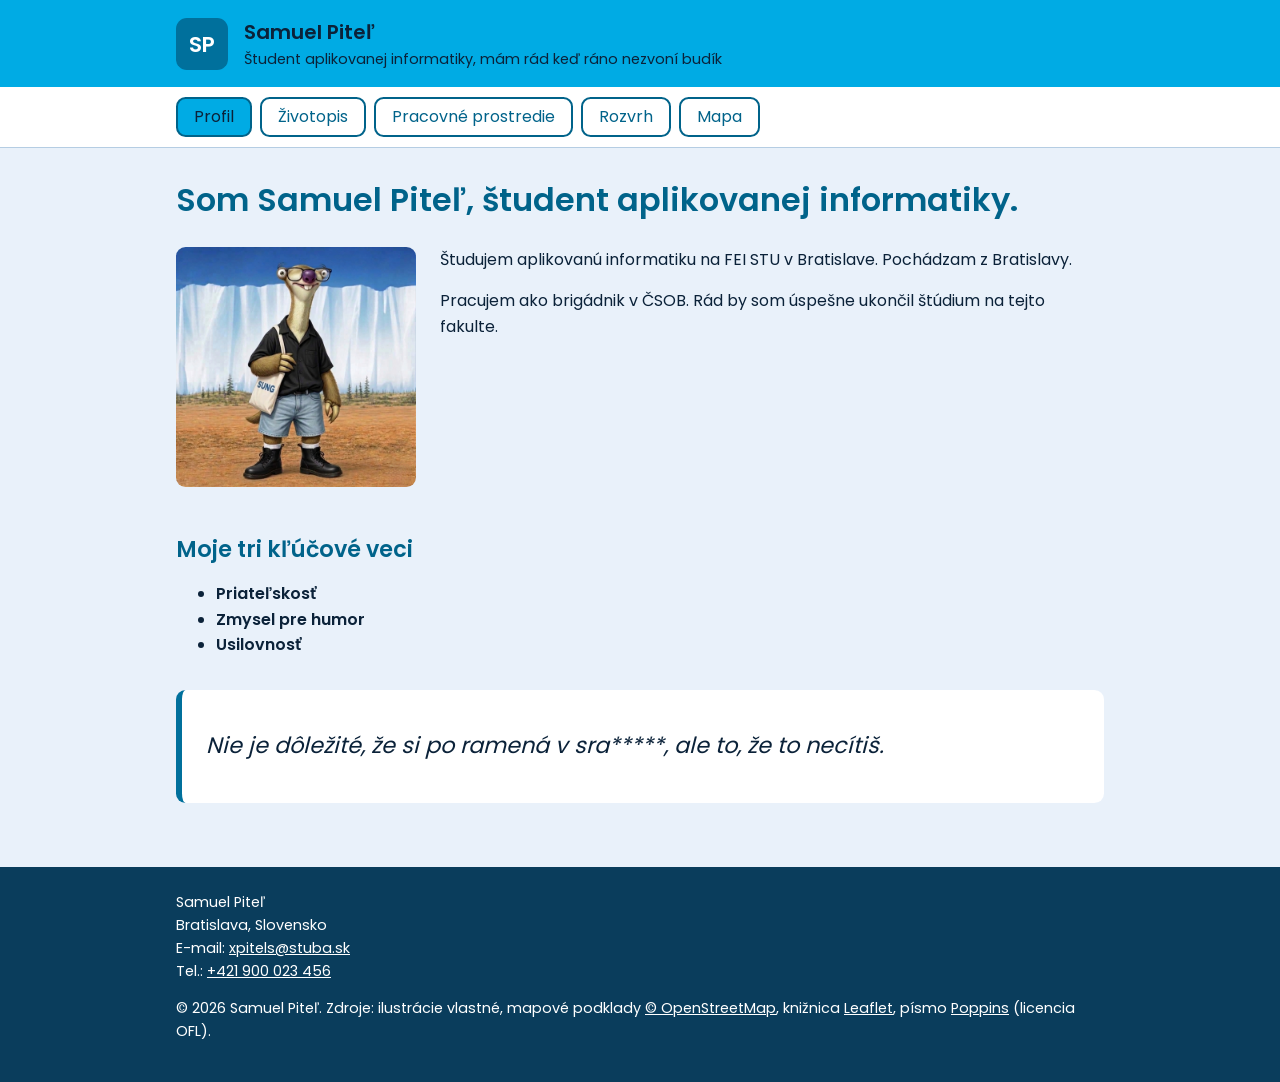
<file: index.html>
<!doctype html>
<html lang="sk">
<head>
  <meta charset="utf-8">
  <meta name="viewport" content="width=device-width, initial-scale=1">
  <title>Profil | Samuel Piteľ</title>
  <meta name="description" content="Som Samuel Piteľ, študent aplikovanej informatiky so záujmom o webové technológie. Pozri si môj profil.">
  <meta property="og:type" content="website">
  <meta property="og:title" content="Profil | Samuel Piteľ">
  <meta property="og:description" content="Som Samuel Piteľ, študent aplikovanej informatiky so záujmom o webové technológie. Pozri si môj profil.">
  <meta property="og:image" content="img/og.png">
  <link rel="icon" href="favicon.ico" sizes="any">
  <link rel="stylesheet" href="css/styles.css">
  <script src="js/script.js" defer></script>
</head>
<body>
  <a class="skip-link" href="#main">Preskočiť na obsah</a>
  <header class="site-header">
    <div class="container site-header__inner">
      <svg class="logo" viewBox="0 0 48 48" role="img" aria-label="Monogram SP"><rect class="logo__bg" width="48" height="48" rx="10"/><text class="logo__text" x="24" y="31" text-anchor="middle">SP</text></svg>
      <div>
        <p class="site-title">Samuel Piteľ</p>
        <p class="site-slogan">Študent aplikovanej informatiky, mám rád keď ráno nezvoní budík</p>
      </div>
    </div>
  </header>
  <nav class="nav" aria-label="Hlavné menu">
    <div class="container">
      <button type="button" class="nav__toggle" aria-expanded="false" aria-controls="menu" aria-label="Menu"><span class="nav__bars" aria-hidden="true"></span></button>
      <ul class="nav__list" id="menu">
        <li><a class="nav__link nav__link--active" href="index.html" aria-current="page">Profil</a></li>
        <li><a class="nav__link" href="pages/cv.html">Životopis</a></li>
        <li><a class="nav__link" href="pages/workspace.html">Pracovné prostredie</a></li>
        <li><a class="nav__link" href="pages/schedule.html">Rozvrh</a></li>
        <li><a class="nav__link" href="pages/map.html">Mapa</a></li>
      </ul>
    </div>
  </nav>
  <main id="main" class="container">
    <section class="hero">
      <h1>Som Samuel Piteľ, študent aplikovanej informatiky.</h1>
      <figure class="hero__photo">
        <img src="img/me.png" alt="Ilustrovaný portrét autora: vygenerovaný obrázok pomocou ai, ktorý je v podobe Sida" width="240" height="240" loading="lazy">
      </figure>
      <p>Študujem aplikovanú informatiku na FEI STU v Bratislave. Pochádzam z Bratislavy.</p>
      <p>Pracujem ako brigádnik v ČSOB. Rád by som úspešne ukončil štúdium na tejto fakulte.</p>
    </section>
    <section>
      <h2>Moje tri kľúčové veci</h2>
      <ul>
        <li><strong>Priateľskosť</strong></li>
        <li><strong>Zmysel pre humor</strong></li>
        <li><strong>Usilovnosť</strong></li>
      </ul>
    </section>
    <aside class="quote" aria-label="Moje motto">
      <blockquote><p>Nie je dôležité, že si po ramená v sra*****, ale to, že to necítiš.</p></blockquote>
    </aside>
  </main>
  <footer class="site-footer">
    <div class="container">
      <address>
          Samuel Piteľ<br>
          Bratislava, Slovensko<br>
          E-mail: <a href="mailto:xpitels@stuba.sk">xpitels@stuba.sk</a><br>
          Tel.: <a href="tel:+421900023456">+421 900 023 456</a>
        </address>
      <p>© 2026 Samuel Piteľ. Zdroje: ilustrácie vlastné, mapové podklady <a href="https://www.openstreetmap.org/copyright">© OpenStreetMap</a>, knižnica <a href="https://leafletjs.com/">Leaflet</a>, písmo <a href="https://fonts.google.com/specimen/Poppins">Poppins</a> (licencia OFL).</p>
    </div>
  </footer>
</body>
</html>
</file>
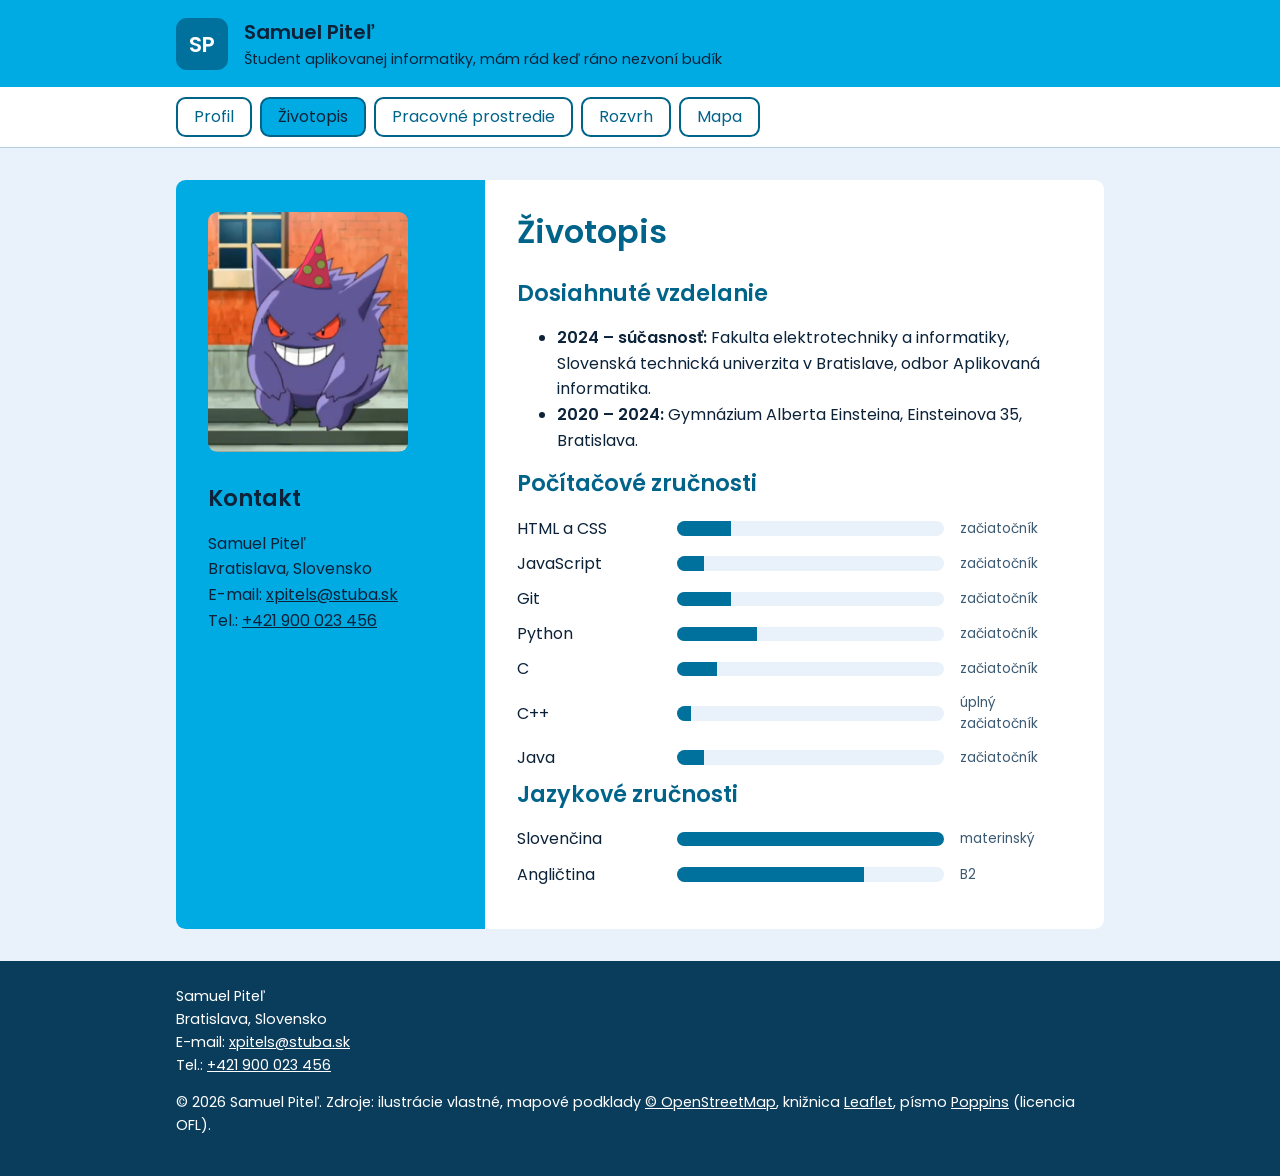
<file: pages/cv.html>
<!doctype html>
<html lang="sk">
<head>
  <meta charset="utf-8">
  <meta name="viewport" content="width=device-width, initial-scale=1">
  <title>Životopis | Samuel Piteľ</title>
  <meta name="description" content="Životopis Samuela Piteľa: vzdelanie na FEI STU, počítačové a jazykové zručnosti a kontakt.">
  <meta property="og:type" content="website">
  <meta property="og:title" content="Životopis | Samuel Piteľ">
  <meta property="og:description" content="Životopis Samuela Piteľa: vzdelanie na FEI STU, počítačové a jazykové zručnosti a kontakt.">
  <meta property="og:image" content="../img/Gengar.png">
  <link rel="icon" href="../favicon.ico" sizes="any">
  <link rel="stylesheet" href="../css/styles.css">
  <link rel="stylesheet" href="../css/print.css" media="print">
  <script src="../js/script.js" defer></script>
</head>
<body>
  <a class="skip-link" href="#main">Preskočiť na obsah</a>
  <header class="site-header">
    <div class="container site-header__inner">
      <svg class="logo" viewBox="0 0 48 48" role="img" aria-label="Monogram SP"><rect class="logo__bg" width="48" height="48" rx="10"/><text class="logo__text" x="24" y="31" text-anchor="middle">SP</text></svg>
      <div>
        <p class="site-title">Samuel Piteľ</p>
        <p class="site-slogan">Študent aplikovanej informatiky, mám rád keď ráno nezvoní budík</p>
      </div>
    </div>
  </header>
  <nav class="nav" aria-label="Hlavné menu">
    <div class="container">
      <button type="button" class="nav__toggle" aria-expanded="false" aria-controls="menu" aria-label="Menu"><span class="nav__bars" aria-hidden="true"></span></button>
      <ul class="nav__list" id="menu">
        <li><a class="nav__link" href="../index.html">Profil</a></li>
        <li><a class="nav__link nav__link--active" href="cv.html" aria-current="page">Životopis</a></li>
        <li><a class="nav__link" href="workspace.html">Pracovné prostredie</a></li>
        <li><a class="nav__link" href="schedule.html">Rozvrh</a></li>
        <li><a class="nav__link" href="map.html">Mapa</a></li>
      </ul>
    </div>
  </nav>
  <main id="main" class="container">
    <div class="cv">
      <aside class="cv__side">
        <img src="../img/Gengar.png" alt="Ilustrovaný portrét autora" width="200" height="240" loading="lazy">
        <h2>Kontakt</h2>
        <address>
          Samuel Piteľ<br>
          Bratislava, Slovensko<br>
          E-mail: <a href="mailto:xpitels@stuba.sk">xpitels@stuba.sk</a><br>
          Tel.: <a href="tel:+421900023456">+421 900 023 456</a>
        </address>
      </aside>
      <article class="cv__main">
        <h1>Životopis</h1>
        <section>
          <h2>Dosiahnuté vzdelanie</h2>
          <ul>
            <li><strong>2024 – súčasnosť:</strong> Fakulta elektrotechniky a informatiky, Slovenská technická univerzita v Bratislave, odbor Aplikovaná informatika.</li>
            <li><strong>2020 – 2024:</strong> Gymnázium Alberta Einsteina, Einsteinova 35, Bratislava.</li>
          </ul>
        </section>
        <section>
          <h2>Počítačové zručnosti</h2>
          <ul class="skills">
            <li class="skill"><span>HTML a CSS</span><progress class="bar" value="20" max="100" aria-label="HTML a CSS: 20 %"></progress><span class="skill__level">začiatočník</span></li>
            <li class="skill"><span>JavaScript</span><progress class="bar" value="10" max="100" aria-label="JavaScript: 10 %"></progress><span class="skill__level">začiatočník</span></li>
            <li class="skill"><span>Git</span><progress class="bar" value="20" max="100" aria-label="Git: 20 %"></progress><span class="skill__level">začiatočník</span></li>
            <li class="skill"><span>Python</span><progress class="bar" value="30" max="100" aria-label="Python: 30 %"></progress><span class="skill__level">začiatočník</span></li>
            <li class="skill"><span>C</span><progress class="bar" value="15" max="100" aria-label="C: 15 %"></progress><span class="skill__level">začiatočník</span></li>
            <li class="skill"><span>C++</span><progress class="bar" value="5" max="100" aria-label="C++: 5 %"></progress><span class="skill__level">úplný začiatočník</span></li>
            <li class="skill"><span>Java</span><progress class="bar" value="10" max="100" aria-label="Java: 10 %"></progress><span class="skill__level">začiatočník</span></li>
          </ul>
        </section>
        <section>
          <h2>Jazykové zručnosti</h2>
          <ul class="skills">
            <li class="skill"><span>Slovenčina</span><progress class="bar" value="100" max="100" aria-label="Slovenčina: 100 %"></progress><span class="skill__level">materinský</span></li>
            <li class="skill"><span>Angličtina</span><progress class="bar" value="70" max="100" aria-label="Angličtina: 70 %"></progress><span class="skill__level">B2</span></li>
          </ul>
        </section>
      </article>
    </div>
  </main>
  <footer class="site-footer">
    <div class="container">
      <address>
          Samuel Piteľ<br>
          Bratislava, Slovensko<br>
          E-mail: <a href="mailto:xpitels@stuba.sk">xpitels@stuba.sk</a><br>
          Tel.: <a href="tel:+421900023456">+421 900 023 456</a>
        </address>
      <p>© 2026 Samuel Piteľ. Zdroje: ilustrácie vlastné, mapové podklady <a href="https://www.openstreetmap.org/copyright">© OpenStreetMap</a>, knižnica <a href="https://leafletjs.com/">Leaflet</a>, písmo <a href="https://fonts.google.com/specimen/Poppins">Poppins</a> (licencia OFL).</p>
    </div>
  </footer>
</body>
</html>
</file>
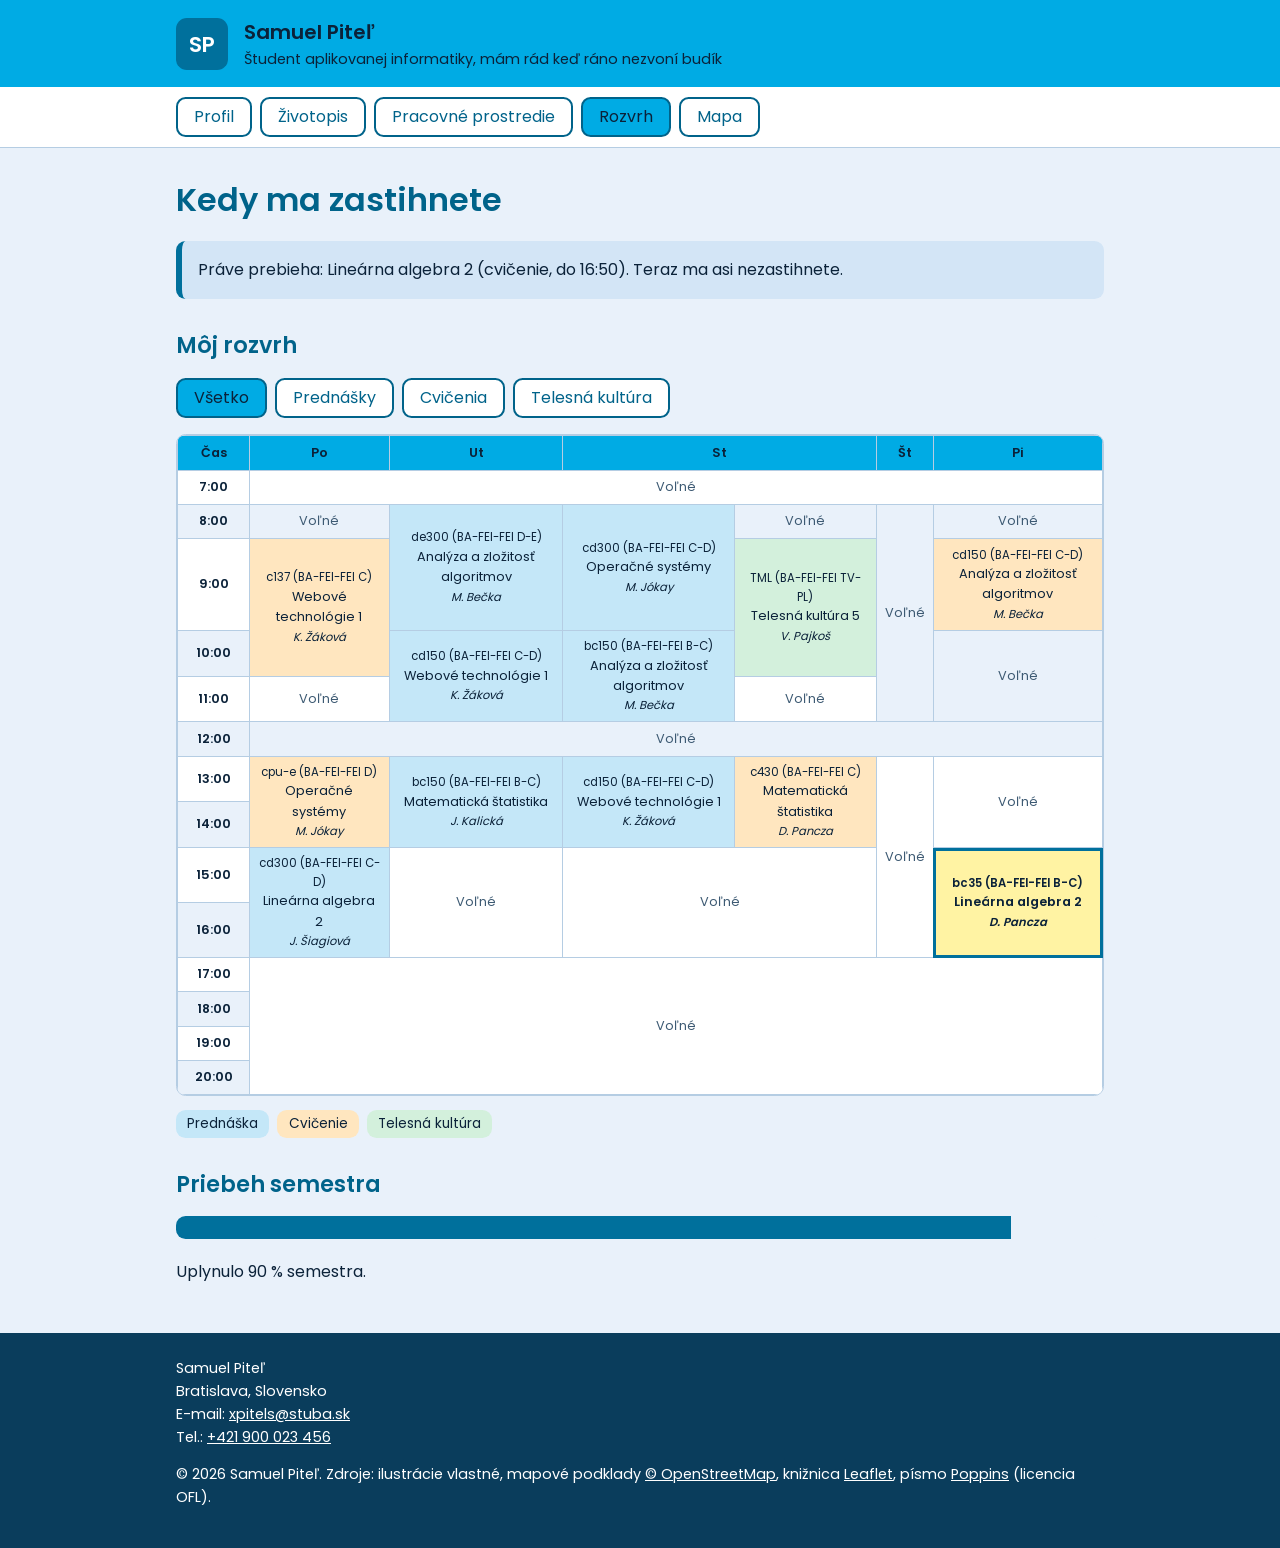
<file: pages/schedule.html>
<!doctype html>
<html lang="sk">
<head>
  <meta charset="utf-8">
  <meta name="viewport" content="width=device-width, initial-scale=1">
  <title>Rozvrh | Samuel Piteľ</title>
  <meta name="description" content="Môj rozvrh od 7:00 do 21:00: zisti, kedy mám výučbu a kedy ma môžeš zastihnúť.">
  <meta property="og:type" content="website">
  <meta property="og:title" content="Rozvrh | Samuel Piteľ">
  <meta property="og:description" content="Môj rozvrh od 7:00 do 21:00: zisti, kedy mám výučbu a kedy ma môžeš zastihnúť.">
  <meta property="og:image" content="../img/og.png">
  <link rel="icon" href="../favicon.ico" sizes="any">
  <link rel="stylesheet" href="../css/styles.css">
  <script src="../js/script.js" defer></script>
</head>
<body>
  <a class="skip-link" href="#main">Preskočiť na obsah</a>
  <header class="site-header">
    <div class="container site-header__inner">
      <svg class="logo" viewBox="0 0 48 48" role="img" aria-label="Monogram SP"><rect class="logo__bg" width="48" height="48" rx="10"/><text class="logo__text" x="24" y="31" text-anchor="middle">SP</text></svg>
      <div>
        <p class="site-title">Samuel Piteľ</p>
        <p class="site-slogan">Študent aplikovanej informatiky, mám rád keď ráno nezvoní budík</p>
      </div>
    </div>
  </header>
  <nav class="nav" aria-label="Hlavné menu">
    <div class="container">
      <button type="button" class="nav__toggle" aria-expanded="false" aria-controls="menu" aria-label="Menu"><span class="nav__bars" aria-hidden="true"></span></button>
      <ul class="nav__list" id="menu">
        <li><a class="nav__link" href="../index.html">Profil</a></li>
        <li><a class="nav__link" href="cv.html">Životopis</a></li>
        <li><a class="nav__link" href="workspace.html">Pracovné prostredie</a></li>
        <li><a class="nav__link nav__link--active" href="schedule.html" aria-current="page">Rozvrh</a></li>
        <li><a class="nav__link" href="map.html">Mapa</a></li>
      </ul>
    </div>
  </nav>
  <main id="main" class="container">
    <h1>Kedy ma zastihnete</h1>
    <p id="schedule-status" class="status" aria-live="polite">Zisťujem, či práve mám výučbu…</p>
    <h2>Môj rozvrh</h2>
    <div class="filters" role="group" aria-label="Filter rozvrhu">
      <button type="button" class="btn btn--active" data-filter="all" aria-pressed="true">Všetko</button>
      <button type="button" class="btn" data-filter="lecture" aria-pressed="false">Prednášky</button>
      <button type="button" class="btn" data-filter="exercise" aria-pressed="false">Cvičenia</button>
      <button type="button" class="btn" data-filter="pe" aria-pressed="false">Telesná kultúra</button>
    </div>
    <p id="filter-empty" class="empty-message" hidden>Pre tento filter nemám v rozvrhu žiadnu hodinu.</p>
    <div id="table-wrap" class="table-wrap">
      <table id="schedule" class="schedule">
        <thead><tr><th scope="col">Čas</th><th scope="col" colspan="2">Po</th><th scope="col" colspan="2">Ut</th><th scope="col" colspan="2">St</th><th scope="col" colspan="2">Št</th><th scope="col" colspan="2">Pi</th></tr></thead>
        <tbody>
          <tr><th scope="row">7:00</th><td class="schedule__free" colspan="10">Voľné</td></tr>
          <tr><th scope="row">8:00</th><td class="schedule__free" colspan="2">Voľné</td><td colspan="2" rowspan="2" data-day="2" data-start="480" data-end="590" data-type="lecture" data-subject="Analýza a zložitosť algoritmov" data-label="prednáška"><span class="schedule__meta">de300 (BA-FEI-FEI D-E)</span><span class="schedule__subject">Analýza a zložitosť algoritmov</span><span class="schedule__meta"><em>M. Bečka</em></span></td><td rowspan="2" data-day="3" data-start="480" data-end="590" data-type="lecture" data-subject="Operačné systémy" data-label="prednáška"><span class="schedule__meta">cd300 (BA-FEI-FEI C-D)</span><span class="schedule__subject">Operačné systémy</span><span class="schedule__meta"><em>M. Jókay</em></span></td><td class="schedule__free">Voľné</td><td class="schedule__free" colspan="2" rowspan="4">Voľné</td><td class="schedule__free" colspan="2">Voľné</td></tr>
          <tr><th scope="row">9:00</th><td colspan="2" rowspan="2" data-day="1" data-start="540" data-end="650" data-type="exercise" data-subject="Webové technológie 1" data-label="cvičenie"><span class="schedule__meta">c137 (BA-FEI-FEI C)</span><span class="schedule__subject">Webové technológie 1</span><span class="schedule__meta"><em>K. Žáková</em></span></td><td rowspan="2" data-day="3" data-start="540" data-end="650" data-type="pe" data-subject="Telesná kultúra 5" data-label="telesná kultúra"><span class="schedule__meta">TML (BA-FEI-FEI TV-PL)</span><span class="schedule__subject">Telesná kultúra 5</span><span class="schedule__meta"><em>V. Pajkoš</em></span></td><td colspan="2" data-day="5" data-start="540" data-end="590" data-type="exercise" data-subject="Analýza a zložitosť algoritmov" data-label="cvičenie"><span class="schedule__meta">cd150 (BA-FEI-FEI C-D)</span><span class="schedule__subject">Analýza a zložitosť algoritmov</span><span class="schedule__meta"><em>M. Bečka</em></span></td></tr>
          <tr><th scope="row">10:00</th><td colspan="2" rowspan="2" data-day="2" data-start="600" data-end="710" data-type="lecture" data-subject="Webové technológie 1" data-label="prednáška"><span class="schedule__meta">cd150 (BA-FEI-FEI C-D)</span><span class="schedule__subject">Webové technológie 1</span><span class="schedule__meta"><em>K. Žáková</em></span></td><td rowspan="2" data-day="3" data-start="600" data-end="710" data-type="lecture" data-subject="Analýza a zložitosť algoritmov" data-label="prednáška"><span class="schedule__meta">bc150 (BA-FEI-FEI B-C)</span><span class="schedule__subject">Analýza a zložitosť algoritmov</span><span class="schedule__meta"><em>M. Bečka</em></span></td><td class="schedule__free" colspan="2" rowspan="2">Voľné</td></tr>
          <tr><th scope="row">11:00</th><td class="schedule__free" colspan="2">Voľné</td><td class="schedule__free">Voľné</td></tr>
          <tr><th scope="row">12:00</th><td class="schedule__free" colspan="10">Voľné</td></tr>
          <tr><th scope="row">13:00</th><td colspan="2" rowspan="2" data-day="1" data-start="780" data-end="890" data-type="exercise" data-subject="Operačné systémy" data-label="cvičenie"><span class="schedule__meta">cpu-e (BA-FEI-FEI D)</span><span class="schedule__subject">Operačné systémy</span><span class="schedule__meta"><em>M. Jókay</em></span></td><td colspan="2" rowspan="2" data-day="2" data-start="780" data-end="890" data-type="lecture" data-subject="Matematická štatistika" data-label="prednáška"><span class="schedule__meta">bc150 (BA-FEI-FEI B-C)</span><span class="schedule__subject">Matematická štatistika</span><span class="schedule__meta"><em>J. Kalická</em></span></td><td rowspan="2" data-day="3" data-start="780" data-end="890" data-type="lecture" data-subject="Webové technológie 1" data-label="prednáška"><span class="schedule__meta">cd150 (BA-FEI-FEI C-D)</span><span class="schedule__subject">Webové technológie 1</span><span class="schedule__meta"><em>K. Žáková</em></span></td><td rowspan="2" data-day="3" data-start="780" data-end="890" data-type="exercise" data-subject="Matematická štatistika" data-label="cvičenie"><span class="schedule__meta">c430 (BA-FEI-FEI C)</span><span class="schedule__subject">Matematická štatistika</span><span class="schedule__meta"><em>D. Pancza</em></span></td><td class="schedule__free" colspan="2" rowspan="4">Voľné</td><td class="schedule__free" colspan="2" rowspan="2">Voľné</td></tr>
          <tr><th scope="row">14:00</th></tr>
          <tr><th scope="row">15:00</th><td colspan="2" rowspan="2" data-day="1" data-start="900" data-end="1010" data-type="lecture" data-subject="Lineárna algebra 2" data-label="prednáška"><span class="schedule__meta">cd300 (BA-FEI-FEI C-D)</span><span class="schedule__subject">Lineárna algebra 2</span><span class="schedule__meta"><em>J. Šiagiová</em></span></td><td class="schedule__free" colspan="2" rowspan="2">Voľné</td><td class="schedule__free" colspan="2" rowspan="2">Voľné</td><td colspan="2" rowspan="2" data-day="5" data-start="900" data-end="1010" data-type="exercise" data-subject="Lineárna algebra 2" data-label="cvičenie"><span class="schedule__meta">bc35 (BA-FEI-FEI B-C)</span><span class="schedule__subject">Lineárna algebra 2</span><span class="schedule__meta"><em>D. Pancza</em></span></td></tr>
          <tr><th scope="row">16:00</th></tr>
          <tr><th scope="row">17:00</th><td class="schedule__free" colspan="10" rowspan="4">Voľné</td></tr>
          <tr><th scope="row">18:00</th></tr>
          <tr><th scope="row">19:00</th></tr>
          <tr><th scope="row">20:00</th></tr>
        </tbody>
      </table>
    </div>
    <ul class="legend" aria-label="Legenda">
      <li data-type="lecture">Prednáška</li><li data-type="exercise">Cvičenie</li><li data-type="pe">Telesná kultúra</li>
    </ul>
    <h2>Priebeh semestra</h2>
    <progress id="semester-progress" class="bar bar--wide" value="0" max="100" aria-labelledby="semester-label"></progress>
    <p id="semester-label">Počítam…</p>
  </main>
  <footer class="site-footer">
    <div class="container">
      <address>
          Samuel Piteľ<br>
          Bratislava, Slovensko<br>
          E-mail: <a href="mailto:xpitels@stuba.sk">xpitels@stuba.sk</a><br>
          Tel.: <a href="tel:+421900023456">+421 900 023 456</a>
        </address>
      <p>© 2026 Samuel Piteľ. Zdroje: ilustrácie vlastné, mapové podklady <a href="https://www.openstreetmap.org/copyright">© OpenStreetMap</a>, knižnica <a href="https://leafletjs.com/">Leaflet</a>, písmo <a href="https://fonts.google.com/specimen/Poppins">Poppins</a> (licencia OFL).</p>
    </div>
  </footer>
</body>
</html>
</file>
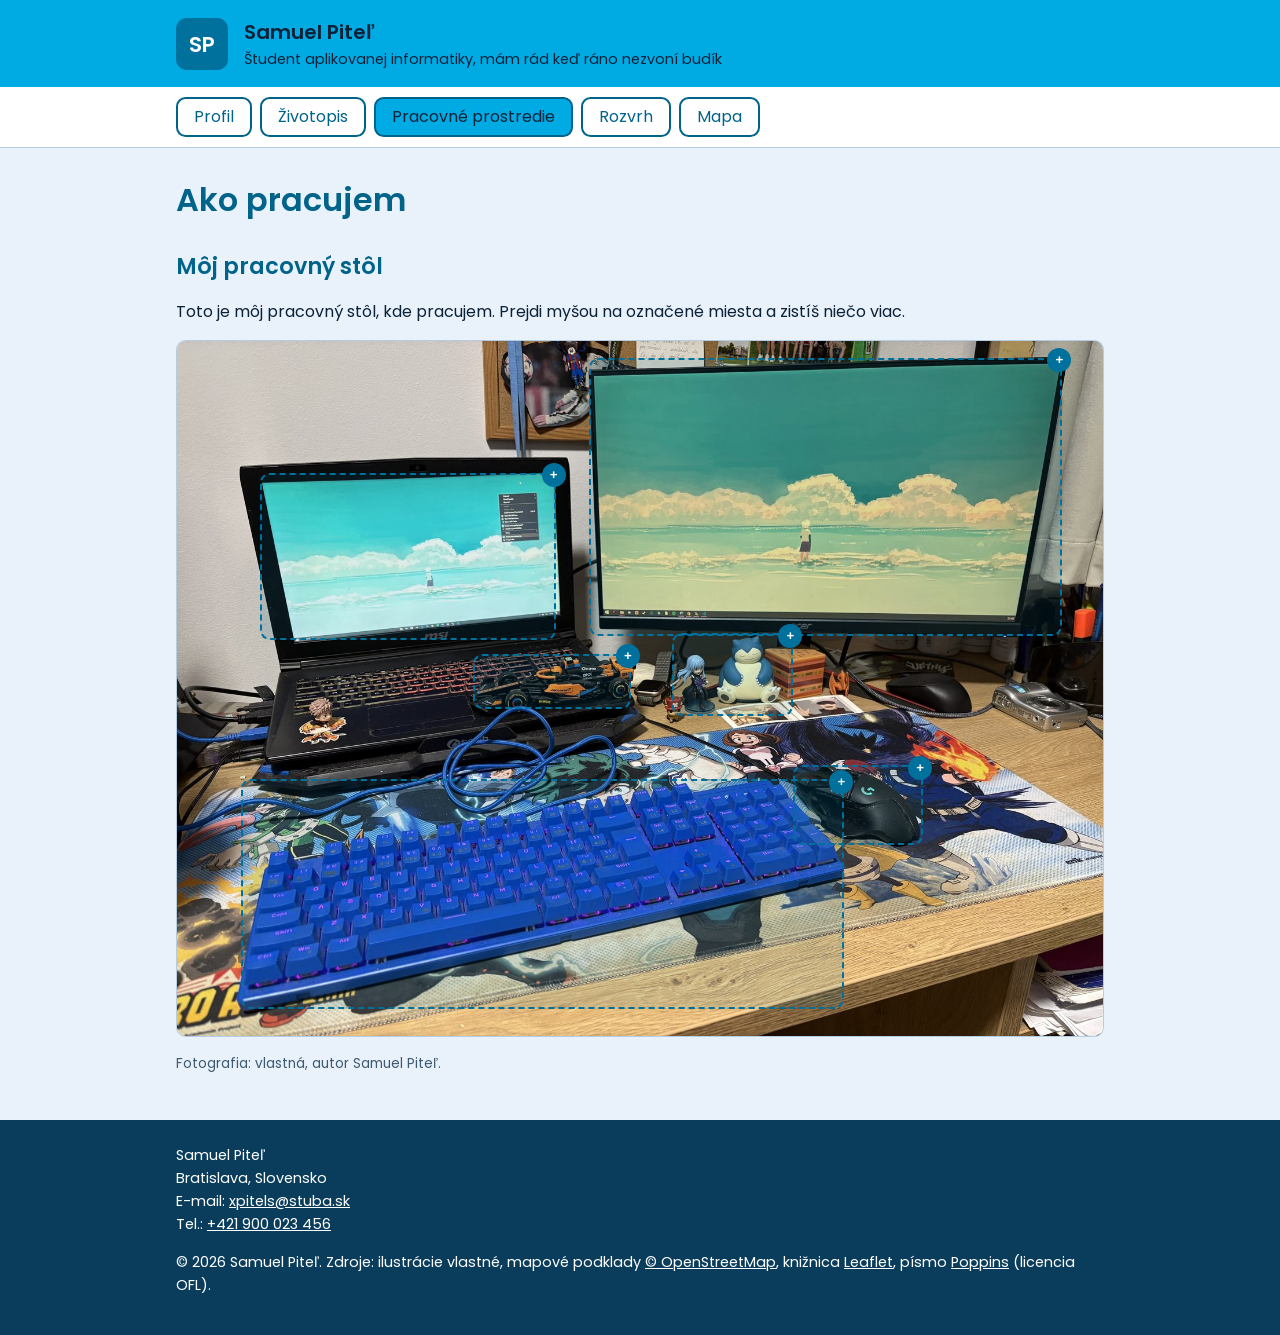
<file: pages/workspace.html>
<!doctype html>
<html lang="sk">
<head>
  <meta charset="utf-8">
  <meta name="viewport" content="width=device-width, initial-scale=1">
  <title>Pracovné prostredie | Samuel Piteľ</title>
  <meta name="description" content="Môj pracovný stôl: klikni alebo prejdi myšou na predmety a zisti, ako pracujem.">
  <meta property="og:type" content="website">
  <meta property="og:title" content="Pracovné prostredie | Samuel Piteľ">
  <meta property="og:description" content="Môj pracovný stôl: klikni alebo prejdi myšou na predmety a zisti, ako pracujem.">
  <meta property="og:image" content="../img/og.png">
  <link rel="icon" href="../favicon.ico" sizes="any">
  <link rel="stylesheet" href="../css/styles.css">
  <script src="../js/script.js" defer></script>
</head>
<body>
  <a class="skip-link" href="#main">Preskočiť na obsah</a>
  <header class="site-header">
    <div class="container site-header__inner">
      <svg class="logo" viewBox="0 0 48 48" role="img" aria-label="Monogram SP"><rect class="logo__bg" width="48" height="48" rx="10"/><text class="logo__text" x="24" y="31" text-anchor="middle">SP</text></svg>
      <div>
        <p class="site-title">Samuel Piteľ</p>
        <p class="site-slogan">Študent aplikovanej informatiky, mám rád keď ráno nezvoní budík</p>
      </div>
    </div>
  </header>
  <nav class="nav" aria-label="Hlavné menu">
    <div class="container">
      <button type="button" class="nav__toggle" aria-expanded="false" aria-controls="menu" aria-label="Menu"><span class="nav__bars" aria-hidden="true"></span></button>
      <ul class="nav__list" id="menu">
        <li><a class="nav__link" href="../index.html">Profil</a></li>
        <li><a class="nav__link" href="cv.html">Životopis</a></li>
        <li><a class="nav__link nav__link--active" href="workspace.html" aria-current="page">Pracovné prostredie</a></li>
        <li><a class="nav__link" href="schedule.html">Rozvrh</a></li>
        <li><a class="nav__link" href="map.html">Mapa</a></li>
      </ul>
    </div>
  </nav>
  <main id="main" class="container">
    <h1>Ako pracujem</h1>
    <section>
      <h2>Môj pracovný stôl</h2>
      <p>Toto je môj pracovný stôl, kde pracujem. Prejdi myšou na označené miesta a zistíš niečo viac.</p>
      <div class="workspace">
        <img class="workspace__img" src="../img/workspace.jpg" alt="Fotografia môjho pracovného stola: notebook MSI, monitor Acer, modrá mechanická klávesnica, myš, figúrky a model auta" width="1600" height="1200" loading="lazy">
        <div class="hotspots" id="hotspots"></div>
      </div>
      <noscript><p>Interaktívne popisy predmetov potrebujú zapnutý JavaScript. Na stole mám monitor, notebook, klávesnicu, myš, figúrky a model auta.</p></noscript>
      <p class="source">Fotografia: vlastná, autor Samuel Piteľ.</p>
    </section>
  </main>
  <footer class="site-footer">
    <div class="container">
      <address>
          Samuel Piteľ<br>
          Bratislava, Slovensko<br>
          E-mail: <a href="mailto:xpitels@stuba.sk">xpitels@stuba.sk</a><br>
          Tel.: <a href="tel:+421900023456">+421 900 023 456</a>
        </address>
      <p>© 2026 Samuel Piteľ. Zdroje: ilustrácie vlastné, mapové podklady <a href="https://www.openstreetmap.org/copyright">© OpenStreetMap</a>, knižnica <a href="https://leafletjs.com/">Leaflet</a>, písmo <a href="https://fonts.google.com/specimen/Poppins">Poppins</a> (licencia OFL).</p>
    </div>
  </footer>
</body>
</html>
</file>
<file: css/styles.css>
/* Fonts: Poppins (SIL Open Font License 1.1), hosted locally */
@font-face{font-family:"Poppins";font-style:normal;font-weight:400;font-display:swap;src:url("../fonts/poppins-400-latin.woff2") format("woff2");unicode-range:U+0000-00FF,U+0131,U+0152-0153,U+02BB-02BC,U+02C6,U+02DA,U+02DC,U+2000-206F,U+20AC,U+2122,U+2212}
@font-face{font-family:"Poppins";font-style:normal;font-weight:400;font-display:swap;src:url("../fonts/poppins-400-latin-ext.woff2") format("woff2");unicode-range:U+0100-02AF,U+1E00-1EFF,U+2020,U+20A0-20AB,U+20AD-20C0,U+2C60-2C7F,U+A720-A7FF}
@font-face{font-family:"Poppins";font-style:normal;font-weight:600;font-display:swap;src:url("../fonts/poppins-600-latin.woff2") format("woff2");unicode-range:U+0000-00FF,U+0131,U+0152-0153,U+02BB-02BC,U+02C6,U+02DA,U+02DC,U+2000-206F,U+20AC,U+2122,U+2212}
@font-face{font-family:"Poppins";font-style:normal;font-weight:600;font-display:swap;src:url("../fonts/poppins-600-latin-ext.woff2") format("woff2");unicode-range:U+0100-02AF,U+1E00-1EFF,U+2020,U+20A0-20AB,U+20AD-20C0,U+2C60-2C7F,U+A720-A7FF}

:root{
  --color-brand:#00abe4;
  --color-brand-dark:#0a3d5c;
  --color-brand-hover:#0096c9;
  --color-accent:#00709c;
  --color-text:#0b2239;
  --color-muted:#3d5a73;
  --color-bg:#e9f1fa;
  --color-surface:#ffffff;
  --color-on-brand:#0b2239;
  --color-on-dark:#ffffff;
  --color-link:#00638a;
  --color-hover:#d3e5f6;
  --color-border:#b5cde3;
  --color-stripe:#e9f1fa;
  --color-lecture:#c4e7f8;
  --color-exercise:#ffe6bf;
  --color-pe:#d3f0dc;
  --color-now:#fff3a3;
  --color-shadow:rgb(0 0 0 / .25);
  --color-hotspot-fill:rgb(0 112 156 / .12);
  --color-hotspot-hover:rgb(0 112 156 / .35);
  --radius:.6rem;
  --space:1rem;
  --font-main:"Poppins",sans-serif;
}
@media (prefers-color-scheme:dark){
  :root{
    --color-brand-dark:#07263a;
    --color-accent:#0077a3;
    --color-text:#e6f1fb;
    --color-muted:#a9bfd3;
    --color-bg:#0b1a2a;
    --color-surface:#12263a;
    --color-link:#66d0f5;
    --color-hover:#1c3a56;
    --color-border:#2c4a66;
    --color-stripe:#0f2336;
    --color-lecture:#124a66;
    --color-exercise:#6b4a10;
    --color-pe:#1c5232;
    --color-now:#6b5600;
  }
}

*,*::before,*::after{box-sizing:border-box}
body{margin:0;font-family:var(--font-main);background:var(--color-bg);color:var(--color-text);line-height:1.6}
.container{max-width:60rem;margin-inline:auto;padding-inline:var(--space)}
main{padding-block:calc(var(--space)*2)}
h1,h2,h3{line-height:1.25;color:var(--color-link)}
h1{font-size:2rem;margin-top:0}
h2{font-size:1.4rem;margin-top:calc(var(--space)*2)}
a{color:var(--color-link)}
:focus-visible{outline:3px solid var(--color-accent);outline-offset:2px}
address{font-style:normal}

.skip-link{position:absolute;left:var(--space);top:-5rem;padding:.5rem 1rem;background:var(--color-accent);color:var(--color-on-dark);border-radius:var(--radius);z-index:10}
.skip-link:focus{top:var(--space)}

/* Header, navigation, footer */
.site-header{background:var(--color-brand);color:var(--color-on-brand);padding-block:var(--space)}
.site-header__inner{display:flex;align-items:center;gap:var(--space);flex-wrap:wrap}
.logo{width:3.25rem;height:3.25rem;flex:none}
.logo__bg{fill:var(--color-accent)}
.logo__text{fill:var(--color-on-dark);font:600 20px var(--font-main)}
.site-title{margin:0;font-size:1.25rem;font-weight:600}
.site-slogan{margin:0;font-size:.9rem}
.nav{background:var(--color-surface);border-bottom:1px solid var(--color-border)}
.nav__list{list-style:none;margin:0;padding:.6rem 0;display:flex;flex-wrap:wrap;gap:.5rem}
.site-footer{background:var(--color-brand-dark);color:var(--color-on-dark);padding-block:calc(var(--space)*1.5);font-size:.9rem}
.site-footer a{color:var(--color-on-dark)}

/* Shared controls: nav links, buttons, hotspots use one look */
.btn,.nav__link{display:inline-block;font:inherit;cursor:pointer;text-decoration:none;border:2px solid var(--color-link);background:var(--color-surface);color:var(--color-link);padding:.35rem 1rem;border-radius:var(--radius);transition:background .2s,color .2s}
.btn:hover,.nav__link:hover{background:var(--color-hover)}
.btn--active,.nav__link--active{background:var(--color-brand);color:var(--color-on-brand)}
.btn--active:hover,.nav__link--active:hover{background:var(--color-brand-hover)}
.btn--small{padding:.2rem .6rem;font-size:.85rem}

/* Hamburger button: hidden on wide screens, shown only in the mobile media query */
.nav__toggle{display:none;align-items:center;justify-content:center;width:3rem;height:2.75rem;padding:0;cursor:pointer;border:2px solid var(--color-link);border-radius:var(--radius);background:var(--color-surface)}
.nav__toggle:hover{background:var(--color-hover)}
.nav__bars,.nav__bars::before,.nav__bars::after{display:block;width:1.5rem;height:3px;border-radius:2px;background:var(--color-link);transition:transform .2s,background .2s}
.nav__bars{position:relative}
.nav__bars::before,.nav__bars::after{content:"";position:absolute;left:0}
.nav__bars::before{top:-7px}
.nav__bars::after{top:7px}
.nav__toggle[aria-expanded="true"] .nav__bars{background:transparent}
.nav__toggle[aria-expanded="true"] .nav__bars::before{top:0;transform:rotate(45deg)}
.nav__toggle[aria-expanded="true"] .nav__bars::after{top:0;transform:rotate(-45deg)}

/* Profile */
.hero{display:flow-root}
.hero__photo{float:left;margin:0 calc(var(--space)*1.5) var(--space) 0}
.hero__photo img{display:block;max-width:100%;height:auto;border-radius:var(--radius)}
.lead{font-size:1.2rem;font-weight:600}
.quote{margin-block:calc(var(--space)*2);padding:var(--space) calc(var(--space)*1.5);border-left:.4rem solid var(--color-accent);background:var(--color-surface);border-radius:var(--radius)}
.quote blockquote{margin:0;font-size:1.4rem;font-style:italic}

/* Curriculum vitae */
.cv{display:grid;grid-template-columns:minmax(14rem,1fr) 2fr;border-radius:var(--radius);overflow:hidden}
.cv__side{background:var(--color-brand);color:var(--color-on-brand);padding:calc(var(--space)*2)}
.cv__side h2,.cv__side a{color:var(--color-on-brand)}
.cv__side img{display:block;max-width:100%;height:auto;border-radius:var(--radius)}
.cv__main{background:var(--color-surface);padding:calc(var(--space)*2)}
.cv__main h2:first-of-type{margin-top:0}
.skills{list-style:none;margin:0;padding:0}
.skill{display:grid;grid-template-columns:9rem 1fr 7rem;gap:var(--space);align-items:center;margin-bottom:.6rem}
.skill__level{font-size:.85rem;color:var(--color-muted)}
.bar{appearance:none;width:100%;height:.9rem;border:0;border-radius:var(--radius);overflow:hidden;background:var(--color-stripe)}
.bar::-webkit-progress-bar{background:var(--color-stripe)}
.bar::-webkit-progress-value{background:var(--color-accent)}
.bar::-moz-progress-bar{background:var(--color-accent)}
.bar--wide{height:1.4rem}

/* Workspace: interactive image driven by CSS only */
.workspace{position:relative;margin-block:var(--space)}
.workspace__img{display:block;width:100%;height:auto;border-radius:var(--radius);border:1px solid var(--color-border)}
.hotspots{position:absolute;inset:0}
.hotspot{position:absolute;left:var(--x);top:var(--y);width:var(--w);height:var(--h)}
.hotspot__btn{position:absolute;inset:0;width:100%;height:100%;padding:0;cursor:pointer;border:2px dashed var(--color-accent);border-radius:var(--radius);background:var(--color-hotspot-fill);transition:background .2s}
.hotspot__btn:hover{background:var(--color-hotspot-hover)}
.hotspot__btn::after{content:"+";position:absolute;top:-.7rem;right:-.7rem;width:1.5rem;height:1.5rem;border-radius:50%;background:var(--color-accent);color:var(--color-on-dark);font-weight:600;line-height:1.5rem}
.hotspot__panel{position:absolute;top:100%;left:50%;transform:translateX(-50%);width:16rem;margin-top:.5rem;padding:var(--space);background:var(--color-surface);color:var(--color-text);border:2px solid var(--color-accent);border-radius:var(--radius);box-shadow:0 .5rem 1rem var(--color-shadow);opacity:0;visibility:hidden;pointer-events:none;transition:opacity .2s,visibility .2s;z-index:2}
.hotspot__panel h3{margin:0 0 .25rem;font-size:1rem}
.hotspot__panel p{margin:0;font-size:.9rem}
.hotspot--up .hotspot__panel{top:auto;bottom:100%;margin:0 0 .5rem}
.hotspot--left .hotspot__panel{left:0;transform:none}
.hotspot--right .hotspot__panel{left:auto;right:0;transform:none}
@media (min-width:769px){
  .hotspot:hover,.hotspot:focus-within{z-index:3}
  .hotspot:hover .hotspot__panel,.hotspot:focus-within .hotspot__panel{opacity:1;visibility:visible}
}

/* Schedule */
.filters{display:flex;flex-wrap:wrap;gap:.5rem;margin-block:var(--space)}
.status{padding:var(--space);background:var(--color-hover);border-radius:var(--radius);border-left:.4rem solid var(--color-accent)}
.table-wrap{overflow-x:auto;border:1px solid var(--color-border);border-radius:var(--radius)}
.schedule{border-collapse:collapse;width:100%;min-width:52rem;font-size:.8rem}
.schedule th,.schedule td{border:1px solid var(--color-border);padding:.4rem .5rem;text-align:center;vertical-align:middle}
.schedule thead th{background:var(--color-brand);color:var(--color-on-brand)}
.schedule tbody th{width:4.5rem;font-weight:600}
.schedule tbody tr:nth-of-type(odd){background:var(--color-surface)}
.schedule tbody tr:nth-of-type(even){background:var(--color-stripe)}
.schedule__meta{display:block;font-size:.72rem}
.schedule__free{color:var(--color-muted);font-size:.8rem}
[data-type="lecture"]{background:var(--color-lecture)}
[data-type="exercise"]{background:var(--color-exercise)}
[data-type="pe"]{background:var(--color-pe)}
.schedule td.is-filtered-out{background:transparent;color:transparent}
.schedule td.schedule__cell--now{background:var(--color-now);color:var(--color-text);outline:3px solid var(--color-accent);outline-offset:-3px;font-weight:600}
.legend{list-style:none;display:flex;flex-wrap:wrap;gap:.5rem;padding:0;font-size:.85rem}
.legend li{padding:.2rem .7rem;border-radius:var(--radius)}
.empty-message{padding:var(--space);border:2px dashed var(--color-border);border-radius:var(--radius);text-align:center}

/* Map */
.map-layout{display:grid;grid-template-columns:2fr 1fr;gap:var(--space)}
#map{height:32rem;border-radius:var(--radius);border:1px solid var(--color-border)}
.map-panel{padding:var(--space);background:var(--color-surface);border:1px solid var(--color-border);border-radius:var(--radius)}
.map-panel h2{margin-top:0}
.field{display:block;width:100%;font:inherit;padding:.4rem .6rem;margin-block:.4rem;border:2px solid var(--color-border);border-radius:var(--radius);background:var(--color-surface);color:var(--color-text)}
.places{list-style:none;margin:var(--space) 0;padding:0;display:grid;gap:.5rem}
.places li{display:flex;gap:.5rem}
.place-btn{flex:1;text-align:left}
.notice{padding:var(--space);background:var(--color-hover);border-radius:var(--radius)}
.source{font-size:.85rem;color:var(--color-muted)}

@media (max-width:768px){
  h1{font-size:1.6rem}
  .js .nav__toggle{display:inline-flex;margin-block:.6rem}
  .js .nav__list{display:none;flex-direction:column;padding-top:0}
  .js .nav__list.is-open{display:flex}
  .hero__photo{float:none;margin:0 0 var(--space)}
  .cv{grid-template-columns:1fr}
  .skill{grid-template-columns:1fr}
  .map-layout{grid-template-columns:1fr}
  #map{height:22rem}
  /* Workspace: one fixed panel below the image, so the layout never jumps */
  .workspace{margin-bottom:calc(var(--space)*9)}
  .hotspot{position:static}
  .hotspot__btn{inset:auto;left:var(--x);top:var(--y);width:var(--w);height:var(--h)}
  .hotspot__panel,.hotspot--up .hotspot__panel,.hotspot--left .hotspot__panel,.hotspot--right .hotspot__panel{top:100%;bottom:auto;left:0;right:0;width:auto;height:calc(var(--space)*8);margin:var(--space) 0 0;transform:none;overflow:auto}
  .hotspot:focus-within .hotspot__panel,.hotspots:not(:focus-within) .hotspot:first-child .hotspot__panel{opacity:1;visibility:visible}
}
@media (prefers-reduced-motion:reduce){
  *,*::before,*::after{transition-duration:.01ms !important;animation-duration:.01ms !important;scroll-behavior:auto !important}
}
</file>
<file: css/print.css>
/* Print style: CV on one page, no navigation or decorative backgrounds */
@media print {
  @page { size: A4; margin: 1cm; }
  body { background: none; color: black; font-size: 10pt; line-height: 1.4; }
  .skip-link, .site-header, .nav, .site-footer { display: none; }
  .container { max-width: none; padding: 0; }
  main { padding: 0; }
  .cv { display: block; border-radius: 0; }
  .cv__side, .cv__main { background: none; color: black; padding: 0; margin-bottom: 0.5cm; }
  .cv__side h2, .cv__side a, h1, h2 { color: black; }
  .cv__side img { display: none; }
  .bar { border: 1px solid black; background: none; }
  .bar::-webkit-progress-bar { background: none; }
  .bar::-webkit-progress-value { background: black; }
  .bar::-moz-progress-bar { background: black; }
}
</file>
